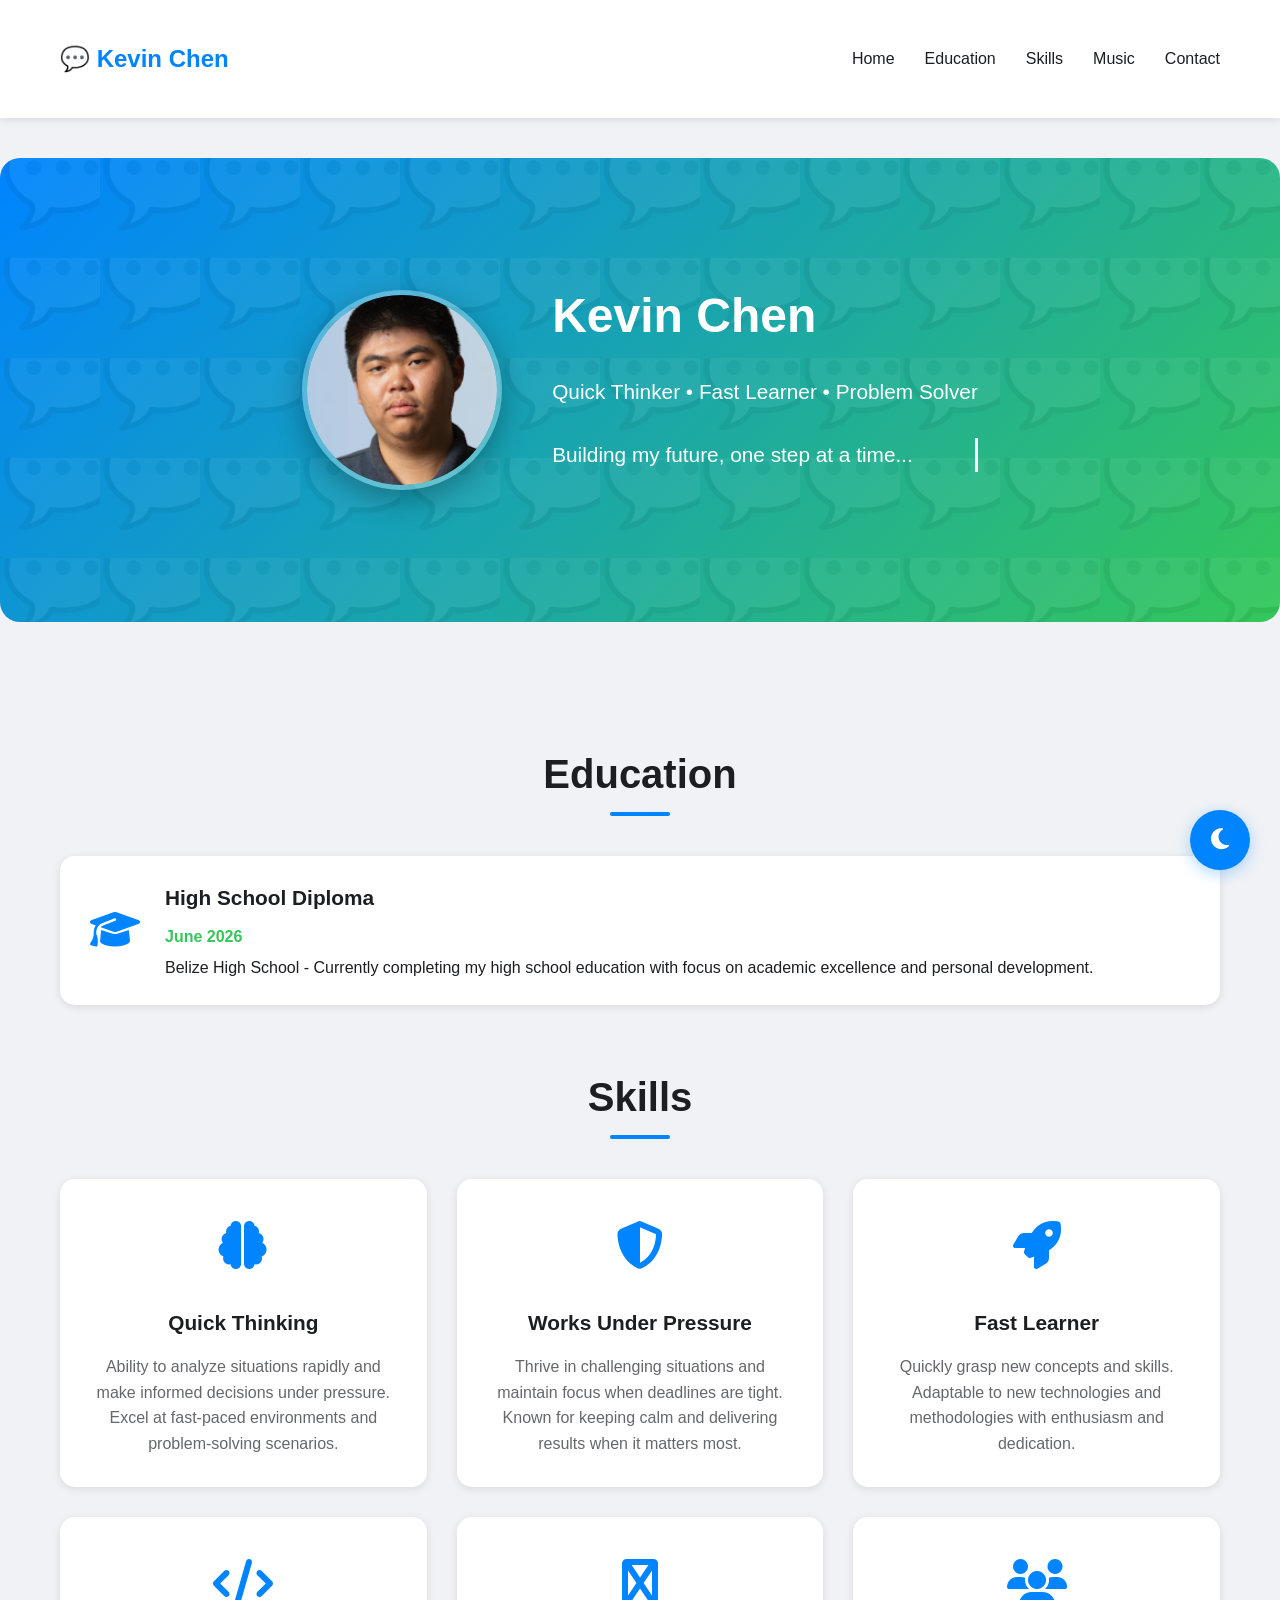
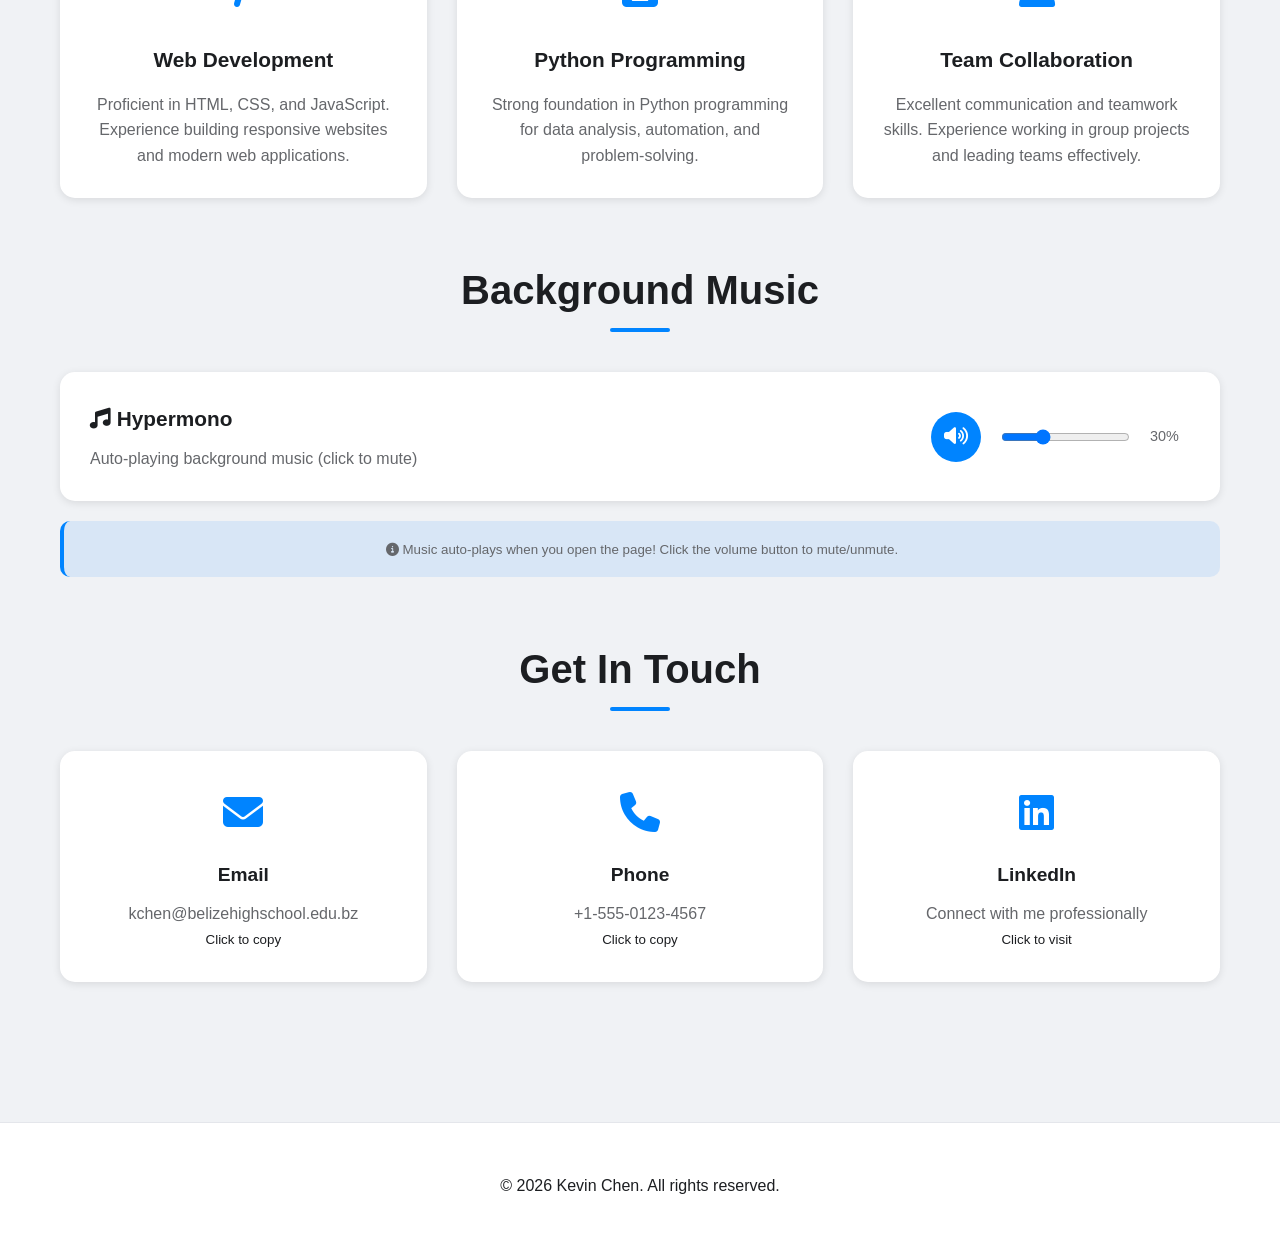
<file: BHS Epress/kevin-chen-portfolio.html>
<!DOCTYPE html>
<html lang="en">
<head>
    <meta charset="UTF-8">
    <meta name="viewport" content="width=device-width, initial-scale=1.0">
    <title>Kevin Chen - Portfolio</title>
    <link rel="stylesheet" href="https://cdnjs.cloudflare.com/ajax/libs/font-awesome/6.4.0/css/all.min.css">
    <link rel="stylesheet" href="style.css">
</head>
<body>
    <header>
        <div class="container">
            <div class="header-content">
                <div class="logo">💬 Kevin Chen</div>
                <nav>
                    <ul>
                        <li><a href="#home">Home</a></li>
                        <li><a href="#education">Education</a></li>
                        <li><a href="#skills">Skills</a></li>
                        <li><a href="#audio">Music</a></li>
                        <li><a href="#contact">Contact</a></li>
                    </ul>
                </nav>
            </div>
        </div>
    </header>

    <main>
        <section class="hero" id="home">
            <div class="container">
                <div class="hero-content">
                    <div class="hero-profile">
                        <img src="Screenshot 2026-04-28 091711_edited.png" alt="Kevin Chen" class="profile-img">
                        <div class="hero-text">
                            <h1>Kevin Chen</h1>
                            <p>Quick Thinker • Fast Learner • Problem Solver</p>
                            <p class="typing-effect">Building my future, one step at a time...</p>
                        </div>
                    </div>
                </div>
            </div>
        </section>

        <div class="container">
            <section id="education">
                <h2 class="section-title">Education</h2>
                
                <div class="education-item">
                    <div class="education-icon">
                        <i class="fas fa-graduation-cap"></i>
                    </div>
                    <div class="education-content">
                        <h3>High School Diploma</h3>
                        <div class="date">June 2026</div>
                        <p>Belize High School - Currently completing my high school education with focus on academic excellence and personal development.</p>
                    </div>
                </div>
            </section>

            <section id="skills">
                <h2 class="section-title">Skills</h2>
                
                <div class="skills-grid">
                    <div class="skill-card">
                        <div class="skill-icon">
                            <i class="fas fa-brain"></i>
                        </div>
                        <h3>Quick Thinking</h3>
                        <p>Ability to analyze situations rapidly and make informed decisions under pressure. Excel at fast-paced environments and problem-solving scenarios.</p>
                    </div>

                    <div class="skill-card">
                        <div class="skill-icon">
                            <i class="fas fa-shield-alt"></i>
                        </div>
                        <h3>Works Under Pressure</h3>
                        <p>Thrive in challenging situations and maintain focus when deadlines are tight. Known for keeping calm and delivering results when it matters most.</p>
                    </div>

                    <div class="skill-card">
                        <div class="skill-icon">
                            <i class="fas fa-rocket"></i>
                        </div>
                        <h3>Fast Learner</h3>
                        <p>Quickly grasp new concepts and skills. Adaptable to new technologies and methodologies with enthusiasm and dedication.</p>
                    </div>

                    <div class="skill-card">
                        <div class="skill-icon">
                            <i class="fas fa-code"></i>
                        </div>
                        <h3>Web Development</h3>
                        <p>Proficient in HTML, CSS, and JavaScript. Experience building responsive websites and modern web applications.</p>
                    </div>

                    <div class="skill-card">
                        <div class="skill-icon">
                            <i class="fas fa-python"></i>
                        </div>
                        <h3>Python Programming</h3>
                        <p>Strong foundation in Python programming for data analysis, automation, and problem-solving.</p>
                    </div>

                    <div class="skill-card">
                        <div class="skill-icon">
                            <i class="fas fa-users"></i>
                        </div>
                        <h3>Team Collaboration</h3>
                        <p>Excellent communication and teamwork skills. Experience working in group projects and leading teams effectively.</p>
                    </div>
                </div>
            </section>

            <section id="audio">
                <h2 class="section-title">Background Music</h2>
                
                <div class="audio-container">
                    <div class="audio-player">
                        <div class="audio-info">
                            <h3><i class="fas fa-music"></i> Hypermono</h3>
                            <p>Auto-playing background music (click to mute)</p>
                        </div>
                        <div class="audio-controls">
                            <button class="audio-btn" id="playPauseBtn" onclick="toggleAudio()">
                                <i class="fas fa-volume-up" id="playIcon"></i>
                            </button>
                            <input type="range" id="volumeSlider" min="0" max="100" value="30" onchange="changeVolume(this.value)">
                            <span class="volume-label">30%</span>
                        </div>
                    </div>
                    <div class="audio-note">
                        <p><small><i class="fas fa-info-circle"></i> Music auto-plays when you open the page! Click the volume button to mute/unmute.</small></p>
                    </div>
                </div>
            </section>

            <section id="contact">
                <h2 class="section-title">Get In Touch</h2>
                
                <div class="contact-container">
                    <div class="contact-item" onclick="copyToClipboard('kchen@belizehighschool.edu.bz')">
                        <div class="contact-icon">
                            <i class="fas fa-envelope"></i>
                        </div>
                        <h3>Email</h3>
                        <p>kchen@belizehighschool.edu.bz</p>
                        <small>Click to copy</small>
                    </div>

                    <div class="contact-item" onclick="copyToClipboard('+1-555-0123-4567')">
                        <div class="contact-icon">
                            <i class="fas fa-phone"></i>
                        </div>
                        <h3>Phone</h3>
                        <p>+1-555-0123-4567</p>
                        <small>Click to copy</small>
                    </div>

                    <div class="contact-item" onclick="openLinkedIn()">
                        <div class="contact-icon">
                            <i class="fab fa-linkedin"></i>
                        </div>
                        <h3>LinkedIn</h3>
                        <p>Connect with me professionally</p>
                        <small>Click to visit</small>
                    </div>
                </div>
            </section>
        </div>
    </main>

    <footer>
        <div class="container">
            <p>&copy; 2026 Kevin Chen. All rights reserved.</p>
        </div>
    </footer>

    <button class="theme-toggle" onclick="toggleTheme()">
        <i class="fas fa-moon" id="theme-icon"></i>
    </button>

    <script src="script.js"></script>
</body>
</html>
</file>
<file: BHS Epress/style.css>
* {
    margin: 0;
    padding: 0;
    box-sizing: border-box;
}

:root {
    --primary-color: #0084ff;
    --secondary-color: #34c759;
    --bg-color: #f0f2f5;
    --text-color: #1c1e21;
    --card-bg: #ffffff;
    --border-color: #e4e6eb;
    --shadow: 0 2px 8px rgba(0, 0, 0, 0.1);
}

body {
    font-family: -apple-system, BlinkMacSystemFont, 'Segoe UI', Roboto, Oxygen, Ubuntu, sans-serif;
    background: var(--bg-color);
    color: var(--text-color);
    line-height: 1.6;
}

.container {
    max-width: 1200px;
    margin: 0 auto;
    padding: 20px;
}

/* Header */
header {
    background: var(--card-bg);
    box-shadow: var(--shadow);
    position: sticky;
    top: 0;
    z-index: 100;
    backdrop-filter: blur(10px);
}

.header-content {
    display: flex;
    justify-content: space-between;
    align-items: center;
    padding: 20px 0;
}

.logo {
    font-size: 1.5rem;
    font-weight: 700;
    color: var(--primary-color);
}

nav ul {
    display: flex;
    list-style: none;
    gap: 30px;
}

nav a {
    text-decoration: none;
    color: var(--text-color);
    font-weight: 500;
    transition: color 0.3s;
}

nav a:hover {
    color: var(--primary-color);
}

/* Hero Section */
.hero {
    background: linear-gradient(135deg, var(--primary-color), var(--secondary-color));
    color: white;
    padding: 100px 0;
    text-align: center;
    border-radius: 20px;
    margin: 40px 0;
    position: relative;
    overflow: hidden;
}

.hero::before {
    content: '';
    position: absolute;
    top: 0;
    left: 0;
    right: 0;
    bottom: 0;
    background: url('data:image/svg+xml,<svg xmlns="http://www.w3.org/2000/svg" viewBox="0 0 100 100"><text y="50" font-size="100" fill="rgba(255,255,255,0.05)">💬</text></svg>') repeat;
    background-size: 100px 100px;
}

.hero-content {
    position: relative;
    z-index: 1;
}

.hero-profile {
    display: flex;
    align-items: center;
    justify-content: center;
    gap: 50px;
    flex-wrap: wrap;
}

.profile-img {
    width: 200px;
    height: 200px;
    border-radius: 50%;
    border: 5px solid rgba(255, 255, 255, 0.3);
    box-shadow: 0 10px 30px rgba(0, 0, 0, 0.3);
    object-fit: cover;
    transition: transform 0.3s, box-shadow 0.3s;
}

.profile-img:hover {
    transform: scale(1.05);
    box-shadow: 0 15px 40px rgba(0, 0, 0, 0.4);
}

.hero-text {
    text-align: left;
    max-width: 600px;
}

.hero h1 {
    font-size: 3rem;
    margin-bottom: 20px;
    animation: fadeInUp 1s ease;
}

.hero p {
    font-size: 1.3rem;
    margin-bottom: 30px;
    animation: fadeInUp 1s ease 0.2s both;
}

.typing-effect {
    border-right: 3px solid white;
    animation: blink 1s infinite;
}

/* Section Styles */
section {
    margin: 60px 0;
}

.section-title {
    font-size: 2.5rem;
    text-align: center;
    margin-bottom: 50px;
    color: var(--text-color);
    position: relative;
}

.section-title::after {
    content: '';
    position: absolute;
    bottom: -10px;
    left: 50%;
    transform: translateX(-50%);
    width: 60px;
    height: 4px;
    background: var(--primary-color);
    border-radius: 2px;
}

/* Card Styles */
.card {
    background: var(--card-bg);
    border-radius: 15px;
    padding: 30px;
    box-shadow: var(--shadow);
    transition: transform 0.3s, box-shadow 0.3s;
    margin-bottom: 20px;
}

.card:hover {
    transform: translateY(-5px);
    box-shadow: 0 8px 25px rgba(0, 0, 0, 0.15);
}

/* Education Section */
.education-item {
    display: flex;
    align-items: center;
    gap: 20px;
    padding: 25px;
    background: var(--card-bg);
    border-radius: 15px;
    box-shadow: var(--shadow);
    margin-bottom: 20px;
    transition: all 0.3s;
}

.education-item:hover {
    transform: translateX(10px);
    box-shadow: 0 5px 20px rgba(0, 132, 255, 0.2);
}

.education-icon {
    font-size: 2.5rem;
    color: var(--primary-color);
    min-width: 60px;
    text-align: center;
}

.education-content h3 {
    color: var(--text-color);
    margin-bottom: 10px;
    font-size: 1.3rem;
}

.education-content .date {
    color: var(--secondary-color);
    font-weight: 600;
    margin-bottom: 5px;
}

/* Skills Section */
.skills-grid {
    display: grid;
    grid-template-columns: repeat(auto-fit, minmax(300px, 1fr));
    gap: 30px;
    margin-top: 40px;
}

.skill-card {
    background: var(--card-bg);
    border-radius: 15px;
    padding: 30px;
    text-align: center;
    box-shadow: var(--shadow);
    transition: all 0.3s;
    position: relative;
    overflow: hidden;
}

.skill-card::before {
    content: '';
    position: absolute;
    top: 0;
    left: 0;
    right: 0;
    height: 4px;
    background: linear-gradient(90deg, var(--primary-color), var(--secondary-color));
    transform: scaleX(0);
    transition: transform 0.3s;
}

.skill-card:hover::before {
    transform: scaleX(1);
}

.skill-card:hover {
    transform: translateY(-10px);
    box-shadow: 0 15px 30px rgba(0, 132, 255, 0.2);
}

.skill-icon {
    font-size: 3rem;
    color: var(--primary-color);
    margin-bottom: 20px;
}

.skill-card h3 {
    font-size: 1.3rem;
    margin-bottom: 15px;
    color: var(--text-color);
}

.skill-card p {
    color: #65676b;
    line-height: 1.6;
}

/* Audio Section */
.audio-container {
    margin-top: 40px;
}

.audio-player {
    background: var(--card-bg);
    border-radius: 15px;
    padding: 30px;
    box-shadow: var(--shadow);
    display: flex;
    justify-content: space-between;
    align-items: center;
    transition: all 0.3s;
}

.audio-player:hover {
    transform: translateY(-5px);
    box-shadow: 0 10px 25px rgba(0, 132, 255, 0.2);
}

.audio-info h3 {
    color: var(--text-color);
    margin-bottom: 10px;
    font-size: 1.3rem;
}

.audio-info p {
    color: #65676b;
    margin: 0;
}

.audio-controls {
    display: flex;
    align-items: center;
    gap: 20px;
}

.audio-btn {
    background: var(--primary-color);
    color: white;
    border: none;
    border-radius: 50%;
    width: 50px;
    height: 50px;
    font-size: 1.2rem;
    cursor: pointer;
    transition: all 0.3s;
    display: flex;
    align-items: center;
    justify-content: center;
}

.audio-btn:hover {
    background: #0066cc;
    transform: scale(1.1);
}

.audio-btn:active {
    transform: scale(0.95);
}

.volume-slider {
    width: 100px;
    height: 6px;
    -webkit-appearance: none;
    appearance: none;
    background: #ddd;
    border-radius: 3px;
    outline: none;
}

.volume-slider::-webkit-slider-thumb {
    -webkit-appearance: none;
    appearance: none;
    width: 18px;
    height: 18px;
    background: var(--primary-color);
    border-radius: 50%;
    cursor: pointer;
}

.volume-slider::-moz-range-thumb {
    width: 18px;
    height: 18px;
    background: var(--primary-color);
    border-radius: 50%;
    cursor: pointer;
    border: none;
}

.volume-label {
    color: #65676b;
    font-size: 0.9rem;
    min-width: 40px;
}

.audio-note {
    margin-top: 20px;
    text-align: center;
}

.audio-note p {
    color: #65676b;
    background: rgba(0, 132, 255, 0.1);
    padding: 15px;
    border-radius: 10px;
    border-left: 4px solid var(--primary-color);
}

/* Contact Section */
.contact-container {
    display: grid;
    grid-template-columns: repeat(auto-fit, minmax(300px, 1fr));
    gap: 30px;
    margin-top: 40px;
}

.contact-item {
    background: var(--card-bg);
    border-radius: 15px;
    padding: 30px;
    text-align: center;
    box-shadow: var(--shadow);
    transition: all 0.3s;
    cursor: pointer;
}

.contact-item:hover {
    transform: translateY(-5px);
    box-shadow: 0 10px 25px rgba(0, 132, 255, 0.2);
}

.contact-icon {
    font-size: 2.5rem;
    color: var(--primary-color);
    margin-bottom: 15px;
}

.contact-item h3 {
    font-size: 1.2rem;
    margin-bottom: 10px;
    color: var(--text-color);
}

.contact-item p {
    color: #65676b;
    word-break: break-all;
}

/* Footer */
footer {
    background: var(--card-bg);
    text-align: center;
    padding: 30px 0;
    margin-top: 60px;
    border-top: 1px solid var(--border-color);
}

/* Animations */
@keyframes fadeInUp {
    from {
        opacity: 0;
        transform: translateY(30px);
    }
    to {
        opacity: 1;
        transform: translateY(0);
    }
}

@keyframes blink {
    0%, 50% { border-color: transparent; }
    51%, 100% { border-color: white; }
}

/* Mobile Responsive */
@media (max-width: 768px) {
    .header-content {
        flex-direction: column;
        gap: 20px;
    }

    nav ul {
        flex-direction: column;
        gap: 15px;
        text-align: center;
    }

    .hero-profile {
        flex-direction: column;
        text-align: center;
        gap: 30px;
    }

    .hero-text {
        text-align: center;
    }

    .profile-img {
        width: 150px;
        height: 150px;
    }

    .hero h1 {
        font-size: 2rem;
    }

    .hero p {
        font-size: 1.1rem;
    }

    .section-title {
        font-size: 2rem;
    }

    .education-item {
        flex-direction: column;
        text-align: center;
    }

    .skills-grid,
    .contact-container {
        grid-template-columns: 1fr;
    }

    .audio-player {
        flex-direction: column;
        gap: 20px;
        text-align: center;
    }
}

/* Dark Mode */
.dark-mode {
    --bg-color: #1a1a1a;
    --text-color: #e4e6eb;
    --card-bg: #242526;
    --border-color: #3a3b3c;
}

.theme-toggle {
    position: fixed;
    bottom: 30px;
    right: 30px;
    background: var(--primary-color);
    color: white;
    border: none;
    border-radius: 50%;
    width: 60px;
    height: 60px;
    font-size: 1.5rem;
    cursor: pointer;
    box-shadow: 0 4px 15px rgba(0, 132, 255, 0.3);
    transition: all 0.3s;
    z-index: 1000;
}

.theme-toggle:hover {
    transform: scale(1.1);
    box-shadow: 0 6px 20px rgba(0, 132, 255, 0.4);
}
</file>
